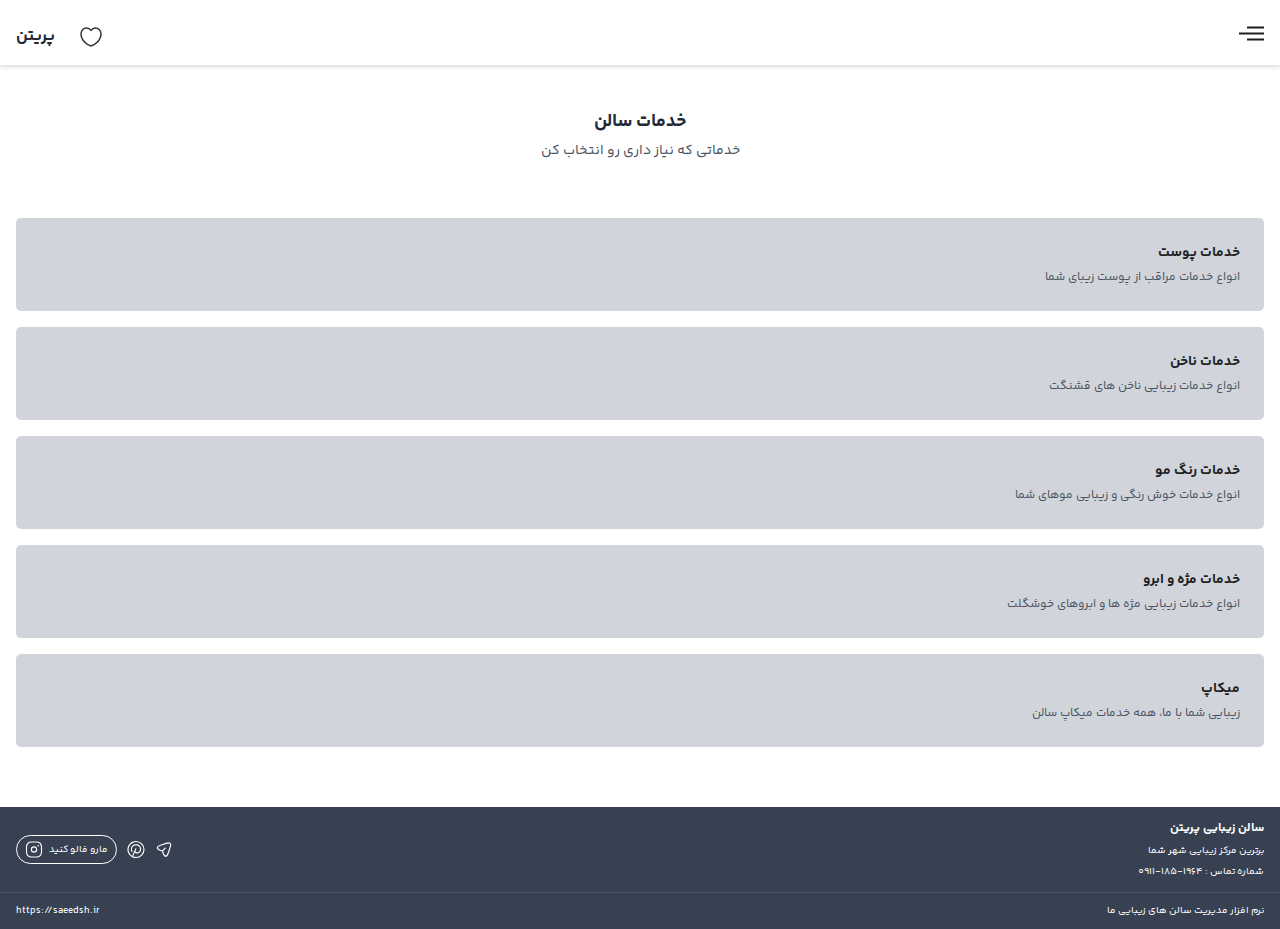
<file: index.html>
<!DOCTYPE html>
<html lang="fa-IR" dir="rtl">
  <head>
    <meta charset="UTF-8" />
    <meta name="viewport" content="width=device-width, initial-scale=1.0" />
    <title>سالن پریتن | نوبت دهی</title>
    <link rel="stylesheet" href="./fontiran.css" />
    <link rel="stylesheet" href="css/style.css" />
  </head>
  <body>
    <header class="navbar">
      <!-- menu -->
      <div>
        <svg
          width="25"
          height="15"
          viewBox="0 0 25 15"
          fill="none"
          xmlns="http://www.w3.org/2000/svg"
        >
          <rect x="8" y="0.5" width="17" height="2" fill="#1E1E1E" />
          <rect y="6.5" width="25" height="2" fill="#1E1E1E" />
          <rect x="8" y="12.5" width="17" height="2" fill="#1E1E1E" />
        </svg>
      </div>
      <!-- logo - favorite -->
      <div class="left-side">
        <svg
          width="24"
          height="24"
          viewBox="0 0 24 24"
          fill="none"
          xmlns="http://www.w3.org/2000/svg"
        >
          <path
            d="M12.62 20.81C12.28 20.93 11.72 20.93 11.38 20.81C8.48 19.82 2 15.69 2 8.69001C2 5.60001 4.49 3.10001 7.56 3.10001C9.38 3.10001 10.99 3.98001 12 5.34001C13.01 3.98001 14.63 3.10001 16.44 3.10001C19.51 3.10001 22 5.60001 22 8.69001C22 15.69 15.52 19.82 12.62 20.81Z"
            stroke="#323130"
            stroke-width="1.5"
            stroke-linecap="round"
            stroke-linejoin="round"
          />
        </svg>
        <h2 class="logo"><a href="/">پریتن</a></h2>
      </div>
    </header>
    <main>
      <div class="container">
        <!-- page Title and Description -->
        <div class="page-description">
          <h1>خدمات سالن</h1>
          <p>خدماتی که نیاز داری رو انتخاب کن</p>
        </div>

        <!-- Services -->
        <div class="services">
          <!-- service 1 -->
          <div class="service">
            <a href="./services.html">
              <h3>خدمات پوست</h3>
              <p>انواع خدمات مراقب از پوست زیبای شما</p>
            </a>
          </div>
          <!-- service 2 -->
          <div class="service">
            <a href="./services.html">
              <h3>خدمات ناخن</h3>
              <p>انواع خدمات زیبایی ناخن های قشنگت</p>
            </a>
          </div>
          <!-- service 3 -->
          <div class="service">
            <a href="./services.html">
              <h3>خدمات رنگ مو</h3>
              <p>انواع خدمات خوش رنگی و زیبایی موهای شما</p>
            </a>
          </div>
          <!-- service 4 -->
          <div class="service">
            <a href="./services.html">
              <h3>خدمات مژه و ابرو</h3>
              <p>انواع خدمات زیبایی مژه ها و ابروهای خوشگلت</p>
            </a>
          </div>
          <!-- service 5 -->
          <div class="service">
            <a href="./services.html">
              <h3>میکاپ</h3>
              <p>زیبایی شما با ما، همه خدمات میکاپ سالن</p>
            </a>
          </div>
        </div>
      </div>
    </main>

    <footer>
      <!-- top part -->
      <div class="footer-header">
        <!-- salon info -->
        <div class="salon-info">
          <h2>سالن زیبایی پریتن</h2>
          <p>برترین مرکز زیبایی شهر شما</p>
          <p>شماره تماس : 1964-185-0911</p>
        </div>
        <!-- salon social -->
        <div class="salon-social">
          <svg
            width="18"
            height="19"
            viewBox="0 0 18 19"
            fill="none"
            xmlns="http://www.w3.org/2000/svg"
          >
            <path
              d="M5.54999 5.23999L11.9175 3.11749C14.775 2.16499 16.3275 3.72499 15.3825 6.58249L13.26 12.95C11.835 17.2325 9.49499 17.2325 8.06999 12.95L7.43999 11.06L5.54999 10.43C1.26749 9.00499 1.26749 6.67249 5.54999 5.23999Z"
              stroke="white"
              stroke-width="1.14706"
              stroke-linecap="round"
              stroke-linejoin="round"
            />
            <path
              d="M7.58249 10.7375L10.2675 8.04498"
              stroke="white"
              stroke-width="1.14706"
              stroke-linecap="round"
              stroke-linejoin="round"
            />
          </svg>

          <svg
            width="18"
            height="19"
            viewBox="0 0 18 19"
            fill="none"
            xmlns="http://www.w3.org/2000/svg"
          >
            <path
              d="M5.57143 16.3571L9 8.35714M5.30171 11.7857C4.73842 11.1578 4.42741 10.3436 4.42857 9.5V8.92857C4.42857 7.86771 4.85 6.85029 5.60014 6.10014C6.35029 5.35 7.36771 4.92857 8.42857 4.92857H9.57143C10.6323 4.92857 11.6497 5.35 12.3999 6.10014C13.15 6.85029 13.5714 7.86771 13.5714 8.92857V9.5C13.5714 10.4093 13.2102 11.2814 12.5672 11.9244C11.9242 12.5673 11.0522 12.9286 10.1429 12.9286C9.64373 12.9285 9.15727 12.7714 8.75237 12.4795C8.34748 12.1877 8.04468 11.7758 7.88686 11.3023L7.85714 11.2143M9 17.5C7.94943 17.5 6.90914 17.2931 5.93853 16.891C4.96793 16.489 4.08601 15.8997 3.34315 15.1569C2.60028 14.414 2.011 13.5321 1.60896 12.5615C1.20693 11.5909 1 10.5506 1 9.5C1 8.44943 1.20693 7.40914 1.60896 6.43853C2.011 5.46793 2.60028 4.58601 3.34315 3.84315C4.08601 3.10028 4.96793 2.511 5.93853 2.10896C6.90914 1.70693 7.94943 1.5 9 1.5C11.1217 1.5 13.1566 2.34285 14.6569 3.84315C16.1571 5.34344 17 7.37827 17 9.5C17 11.6217 16.1571 13.6566 14.6569 15.1569C13.1566 16.6571 11.1217 17.5 9 17.5Z"
              stroke="white"
              stroke-width="1.14706"
            />
          </svg>

          <div class="insta-logo">
            <p>مارو فالو کنید</p>
            <svg
              width="18"
              height="19"
              viewBox="0 0 18 19"
              fill="none"
              xmlns="http://www.w3.org/2000/svg"
            >
              <path
                d="M6.75 17H11.25C15 17 16.5 15.5 16.5 11.75V7.25C16.5 3.5 15 2 11.25 2H6.75C3 2 1.5 3.5 1.5 7.25V11.75C1.5 15.5 3 17 6.75 17Z"
                stroke="white"
                stroke-width="1.14706"
                stroke-linecap="round"
                stroke-linejoin="round"
              />
              <path
                d="M9 12.125C10.4497 12.125 11.625 10.9497 11.625 9.5C11.625 8.05025 10.4497 6.875 9 6.875C7.55025 6.875 6.375 8.05025 6.375 9.5C6.375 10.9497 7.55025 12.125 9 12.125Z"
                stroke="white"
                stroke-width="1.14706"
                stroke-linecap="round"
                stroke-linejoin="round"
              />
              <path
                d="M13.2271 5.75H13.2358"
                stroke="white"
                stroke-width="1.52941"
                stroke-linecap="round"
                stroke-linejoin="round"
              />
            </svg>
          </div>
        </div>
      </div>
      <!-- below part -->
      <div class="product-info">
        <div class="content">
          <p>نرم افزار مدیریت سالن های زیبایی ما</p>
          <a href="#">https://saeedsh.ir</a>
        </div>
      </div>
    </footer>
  </body>
</html>
</file>
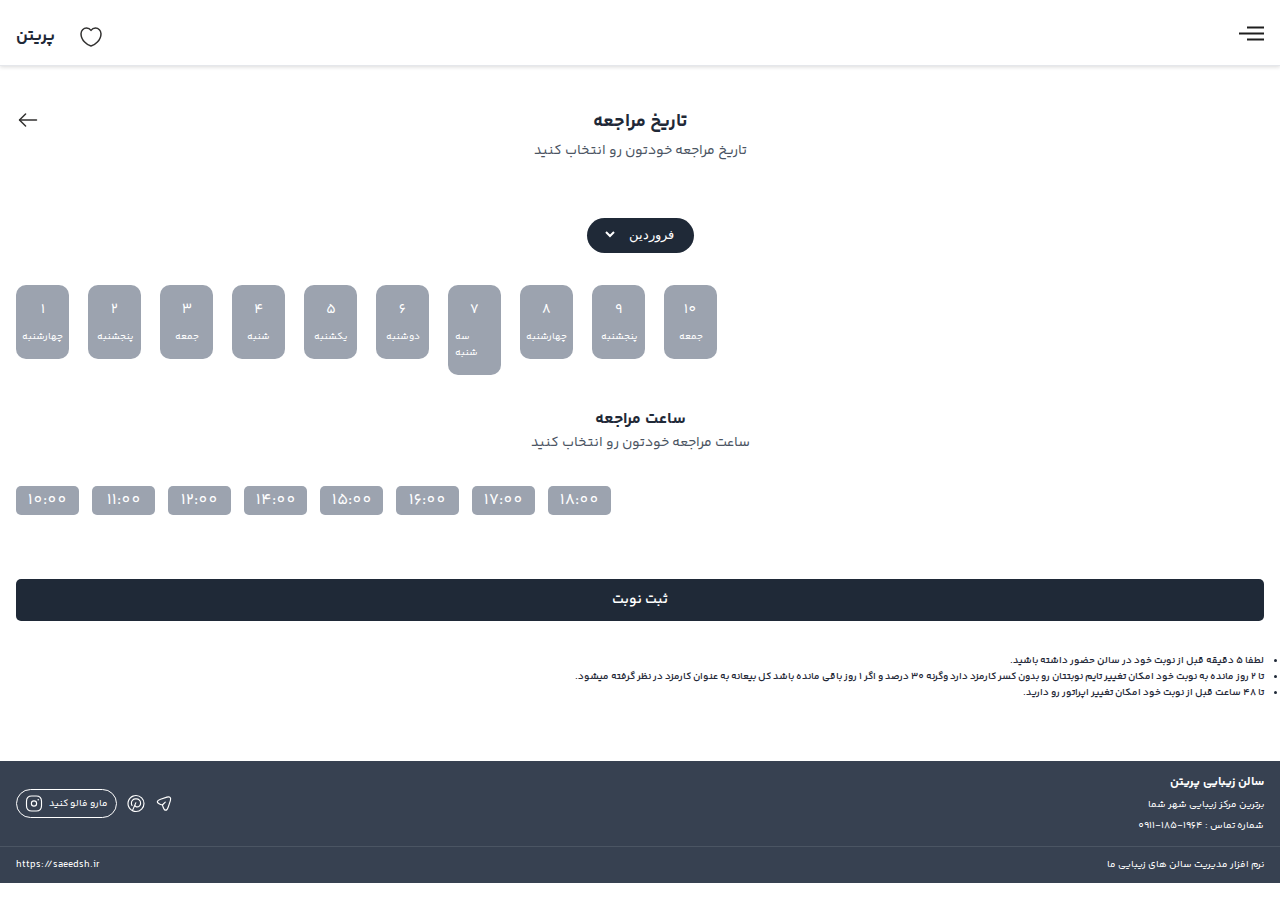
<file: appointment.html>
<!DOCTYPE html>
<html lang="fa-IR" dir="rtl">
  <head>
    <meta charset="UTF-8" />
    <meta name="viewport" content="width=device-width, initial-scale=1.0" />
    <title>سالن پریتن | نوبت دهی</title>
    <link rel="stylesheet" href="./fontiran.css" />
    <link rel="stylesheet" href="css/style.css" />
    <link rel="stylesheet" href="css/swiper-bundle.min.css" />
  </head>
  <body>
    <header class="navbar">
      <!-- menu -->
      <div>
        <svg
          width="25"
          height="15"
          viewBox="0 0 25 15"
          fill="none"
          xmlns="http://www.w3.org/2000/svg"
        >
          <rect x="8" y="0.5" width="17" height="2" fill="#1E1E1E" />
          <rect y="6.5" width="25" height="2" fill="#1E1E1E" />
          <rect x="8" y="12.5" width="17" height="2" fill="#1E1E1E" />
        </svg>
      </div>
      <!-- logo - favorite -->
      <div class="left-side">
        <svg
          width="24"
          height="24"
          viewBox="0 0 24 24"
          fill="none"
          xmlns="http://www.w3.org/2000/svg"
        >
          <path
            d="M12.62 20.81C12.28 20.93 11.72 20.93 11.38 20.81C8.48 19.82 2 15.69 2 8.69001C2 5.60001 4.49 3.10001 7.56 3.10001C9.38 3.10001 10.99 3.98001 12 5.34001C13.01 3.98001 14.63 3.10001 16.44 3.10001C19.51 3.10001 22 5.60001 22 8.69001C22 15.69 15.52 19.82 12.62 20.81Z"
            stroke="#323130"
            stroke-width="1.5"
            stroke-linecap="round"
            stroke-linejoin="round"
          />
        </svg>
        <h2 class="logo"><a href="/">پریتن</a></h2>
      </div>
    </header>
    <main>
      <div class="container">
        <!-- page Title and Description -->
        <div class="page-description">
          <div class="title-back">
            <h1>تاریخ مراجعه</h1>
            <a href="./operators.html">
              <svg
                width="24"
                height="24"
                viewBox="0 0 24 24"
                fill="none"
                xmlns="http://www.w3.org/2000/svg"
              >
                <path
                  d="M9.57 5.92999L3.5 12L9.57 18.07"
                  stroke="#323130"
                  stroke-width="1.5"
                  stroke-miterlimit="10"
                  stroke-linecap="round"
                  stroke-linejoin="round"
                />
                <path
                  d="M20.5 12H3.67001"
                  stroke="#323130"
                  stroke-width="1.5"
                  stroke-miterlimit="10"
                  stroke-linecap="round"
                  stroke-linejoin="round"
                /></svg
            ></a>
          </div>
          <p>تاریخ مراجعه خودتون رو انتخاب کنید</p>
        </div>

        <!-- Appointment Form -->
        <div class="appointment-date">
          <div class="select-month">
            <div class="select-box-container">
              <select name="month" id="month">
                <option value="1">فروردین</option>
                <option value="2">اردیبهشت</option>
                <option value="3">خرداد</option>
                <option value="4">تیر</option>
                <option value="5">مرداد</option>
                <option value="6">شهریور</option>
                <option value="7">مهر</option>
                <option value="8">آبان</option>
                <option value="9">آذر</option>
                <option value="10">دی</option>
                <option value="11">بهمن</option>
                <option value="12">اسفند</option>
              </select>
            </div>
          </div>

          <!-- pick a day -->
          <div dir="ltr" class="days-wrapper swiper mySwiper">
            <div class="days-swiper swiper-wrapper">
              <div class="day swiper-slide">
                <p>1</p>
                <p>چهارشنبه</p>
              </div>
              <div class="day swiper-slide">
                <p>2</p>
                <p>پنجشنبه</p>
              </div>
              <div class="day swiper-slide">
                <p>3</p>
                <p>جمعه</p>
              </div>
              <div class="day swiper-slide">
                <p>4</p>
                <p>شنبه</p>
              </div>
              <div class="day swiper-slide">
                <p>5</p>
                <p>یکشنبه</p>
              </div>
              <div class="day swiper-slide">
                <p>6</p>
                <p>دوشنبه</p>
              </div>
              <div class="day swiper-slide">
                <p>7</p>
                <p>سه شنبه</p>
              </div>
              <div class="day swiper-slide">
                <p>8</p>
                <p>چهارشنبه</p>
              </div>
              <div class="day swiper-slide">
                <p>9</p>
                <p>پنجشنبه</p>
              </div>
              <div class="day swiper-slide">
                <p>10</p>
                <p>جمعه</p>
              </div>
            </div>
          </divclass=>
        </div>

        <!-- pick an hour -->
        <div class="pick-hour">
            <h2>ساعت مراجعه</h2>
            <p>ساعت مراجعه خودتون رو انتخاب کنید</p>
            <!-- hours container -->
            <div dir="ltr" class="hours-container swiper mySwiper2">
                <div  class="hours-swiper swiper-wrapper">
                    <div class="hour swiper-slide">
                        <label for="h1">10:00</label>
                        <input type="checkbox" name="h1" id="h1">
                    </div>
                    <div class="hour swiper-slide">
                        <label for="h1">11:00</label>
                        <input type="checkbox" name="h1" id="h1">
                    </div>
                    <div class="hour swiper-slide">
                        <label for="h1">12:00</label>
                        <input type="checkbox" name="h1" id="h1">
                    </div>
                    <div class="hour swiper-slide">
                        <label for="h1">14:00</label>
                        <input type="checkbox" name="h1" id="h1">
                    </div>
                    <div class="hour swiper-slide">
                        <label for="h1">15:00</label>
                        <input type="checkbox" name="h1" id="h1">
                    </div>
                    <div class="hour swiper-slide">
                        <label for="h1">16:00</label>
                        <input type="checkbox" name="h1" id="h1">
                    </div>
                    <div class="hour swiper-slide">
                        <label for="h1">17:00</label>
                        <input type="checkbox" name="h1" id="h1">
                    </div>
                    <div class="hour swiper-slide">
                        <label for="h1">18:00</label>
                        <input type="checkbox" name="h1" id="h1">
                    </div>
                </div>
            </div>
        </div>

        <!-- button -->
        <div class="submit-form">
            <a href="#" class="btn">ثبت نوبت</a>
        </div>
        <div class="notes">
            <ul>
                <li>لطفا 5 دقیقه قبل از نوبت خود در سالن حضور داشته باشید.</li>
                <li>تا 2 روز مانده به نوبت خود امکان تغییر تایم نوبتتان رو بدون کسر کارمزد دارد وگرنه 30 درصد و اگر 1 روز باقی مانده باشد کل بیعانه به عنوان کارمزد در نظر گرفته میشود.</li>
                <li>تا 48 ساعت قبل از نوبت خود امکان تغییر اپراتور رو دارید.</li>
            </ul>
        </div>
      </div>
    </main>

    <footer>
      <!-- top part -->
      <div class="footer-header">
        <!-- salon info -->
        <div class="salon-info">
          <h2>سالن زیبایی پریتن</h2>
          <p>برترین مرکز زیبایی شهر شما</p>
          <p>شماره تماس : 1964-185-0911</p>
        </div>
        <!-- salon social -->
        <div class="salon-social">
          <svg
            width="18"
            height="19"
            viewBox="0 0 18 19"
            fill="none"
            xmlns="http://www.w3.org/2000/svg"
          >
            <path
              d="M5.54999 5.23999L11.9175 3.11749C14.775 2.16499 16.3275 3.72499 15.3825 6.58249L13.26 12.95C11.835 17.2325 9.49499 17.2325 8.06999 12.95L7.43999 11.06L5.54999 10.43C1.26749 9.00499 1.26749 6.67249 5.54999 5.23999Z"
              stroke="white"
              stroke-width="1.14706"
              stroke-linecap="round"
              stroke-linejoin="round"
            />
            <path
              d="M7.58249 10.7375L10.2675 8.04498"
              stroke="white"
              stroke-width="1.14706"
              stroke-linecap="round"
              stroke-linejoin="round"
            />
          </svg>

          <svg
            width="18"
            height="19"
            viewBox="0 0 18 19"
            fill="none"
            xmlns="http://www.w3.org/2000/svg"
          >
            <path
              d="M5.57143 16.3571L9 8.35714M5.30171 11.7857C4.73842 11.1578 4.42741 10.3436 4.42857 9.5V8.92857C4.42857 7.86771 4.85 6.85029 5.60014 6.10014C6.35029 5.35 7.36771 4.92857 8.42857 4.92857H9.57143C10.6323 4.92857 11.6497 5.35 12.3999 6.10014C13.15 6.85029 13.5714 7.86771 13.5714 8.92857V9.5C13.5714 10.4093 13.2102 11.2814 12.5672 11.9244C11.9242 12.5673 11.0522 12.9286 10.1429 12.9286C9.64373 12.9285 9.15727 12.7714 8.75237 12.4795C8.34748 12.1877 8.04468 11.7758 7.88686 11.3023L7.85714 11.2143M9 17.5C7.94943 17.5 6.90914 17.2931 5.93853 16.891C4.96793 16.489 4.08601 15.8997 3.34315 15.1569C2.60028 14.414 2.011 13.5321 1.60896 12.5615C1.20693 11.5909 1 10.5506 1 9.5C1 8.44943 1.20693 7.40914 1.60896 6.43853C2.011 5.46793 2.60028 4.58601 3.34315 3.84315C4.08601 3.10028 4.96793 2.511 5.93853 2.10896C6.90914 1.70693 7.94943 1.5 9 1.5C11.1217 1.5 13.1566 2.34285 14.6569 3.84315C16.1571 5.34344 17 7.37827 17 9.5C17 11.6217 16.1571 13.6566 14.6569 15.1569C13.1566 16.6571 11.1217 17.5 9 17.5Z"
              stroke="white"
              stroke-width="1.14706"
            />
          </svg>

          <div class="insta-logo">
            <p>مارو فالو کنید</p>
            <svg
              width="18"
              height="19"
              viewBox="0 0 18 19"
              fill="none"
              xmlns="http://www.w3.org/2000/svg"
            >
              <path
                d="M6.75 17H11.25C15 17 16.5 15.5 16.5 11.75V7.25C16.5 3.5 15 2 11.25 2H6.75C3 2 1.5 3.5 1.5 7.25V11.75C1.5 15.5 3 17 6.75 17Z"
                stroke="white"
                stroke-width="1.14706"
                stroke-linecap="round"
                stroke-linejoin="round"
              />
              <path
                d="M9 12.125C10.4497 12.125 11.625 10.9497 11.625 9.5C11.625 8.05025 10.4497 6.875 9 6.875C7.55025 6.875 6.375 8.05025 6.375 9.5C6.375 10.9497 7.55025 12.125 9 12.125Z"
                stroke="white"
                stroke-width="1.14706"
                stroke-linecap="round"
                stroke-linejoin="round"
              />
              <path
                d="M13.2271 5.75H13.2358"
                stroke="white"
                stroke-width="1.52941"
                stroke-linecap="round"
                stroke-linejoin="round"
              />
            </svg>
          </div>
        </div>
      </div>
      <!-- below part -->
      <div class="product-info">
        <div class="content">
          <p>نرم افزار مدیریت سالن های زیبایی ما</p>
          <a href="#">https://saeedsh.ir</a>
        </div>
      </div>
    </footer>
    <script src="js/swiper-bundle.min.js"></script>
    <script>
      var swiper = new Swiper(".mySwiper", {
        slidesPerView: 3,
        spaceBetween: 19,
      });

      var swiper = new Swiper(".mySwiper2", {
        slidesPerView: 3,
        spaceBetween: 13,
       
      });
    </script>
  </body>
</html>
</file>
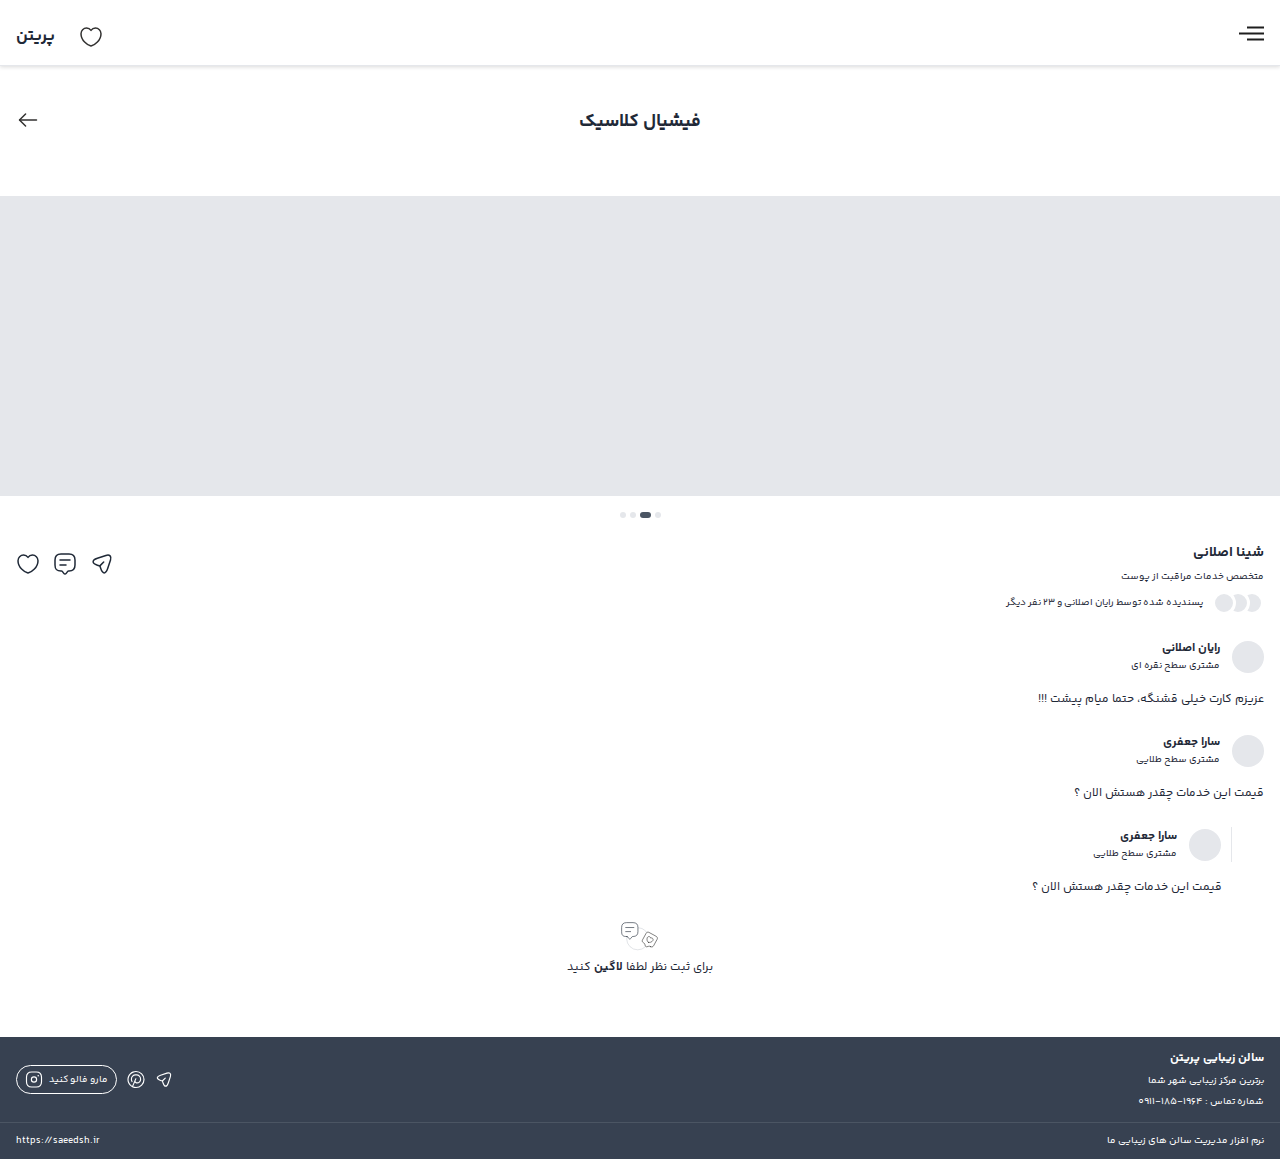
<file: operator-profile.html>
<!DOCTYPE html>
<html lang="fa-IR" dir="rtl">
  <head>
    <meta charset="UTF-8" />
    <meta name="viewport" content="width=device-width, initial-scale=1.0" />
    <title>سالن پریتن | نوبت دهی</title>
    <link rel="stylesheet" href="./fontiran.css" />
    <link rel="stylesheet" href="css/style.css" />
  </head>
  <body>
    <header class="navbar">
      <!-- menu -->
      <div>
        <svg
          width="25"
          height="15"
          viewBox="0 0 25 15"
          fill="none"
          xmlns="http://www.w3.org/2000/svg"
        >
          <rect x="8" y="0.5" width="17" height="2" fill="#1E1E1E" />
          <rect y="6.5" width="25" height="2" fill="#1E1E1E" />
          <rect x="8" y="12.5" width="17" height="2" fill="#1E1E1E" />
        </svg>
      </div>
      <!-- logo - favorite -->
      <div class="left-side">
        <svg
          width="24"
          height="24"
          viewBox="0 0 24 24"
          fill="none"
          xmlns="http://www.w3.org/2000/svg"
        >
          <path
            d="M12.62 20.81C12.28 20.93 11.72 20.93 11.38 20.81C8.48 19.82 2 15.69 2 8.69001C2 5.60001 4.49 3.10001 7.56 3.10001C9.38 3.10001 10.99 3.98001 12 5.34001C13.01 3.98001 14.63 3.10001 16.44 3.10001C19.51 3.10001 22 5.60001 22 8.69001C22 15.69 15.52 19.82 12.62 20.81Z"
            stroke="#323130"
            stroke-width="1.5"
            stroke-linecap="round"
            stroke-linejoin="round"
          />
        </svg>
        <h2 class="logo"><a href="/">پریتن</a></h2>
      </div>
    </header>
    <main>
      <div class="container">
        <!-- page Title and Description -->
        <div class="page-description">
          <div class="title-back">
            <h1>فیشیال کلاسیک</h1>
            <a href="./operator-works.html">
              <svg
                width="24"
                height="24"
                viewBox="0 0 24 24"
                fill="none"
                xmlns="http://www.w3.org/2000/svg"
              >
                <path
                  d="M9.57 5.92999L3.5 12L9.57 18.07"
                  stroke="#323130"
                  stroke-width="1.5"
                  stroke-miterlimit="10"
                  stroke-linecap="round"
                  stroke-linejoin="round"
                />
                <path
                  d="M20.5 12H3.67001"
                  stroke="#323130"
                  stroke-width="1.5"
                  stroke-miterlimit="10"
                  stroke-linecap="round"
                  stroke-linejoin="round"
                /></svg
            ></a>
          </div>
        </div>
      </div>

      <!-- Image slider -->
      <div class="slider-container">
        <div class="slider"></div>
        <div class="slider-location">
          <div class="dot"></div>
          <div class="dot active"></div>
          <div class="dot"></div>
          <div class="dot"></div>
        </div>
      </div>
      <div class="container">
        <!-- operator introduction and interactions -->
        <div class="operator-intro-interaction">
          <!-- operator -->
          <div class="operator-introduction">
            <h2>شینا اصلانی</h2>
            <p>متخصص خدمات مراقبت از پوست</p>
          </div>
          <!-- interactions -->
          <div class="interactions">
            <svg
              width="24"
              height="24"
              viewBox="0 0 24 24"
              fill="none"
              xmlns="http://www.w3.org/2000/svg"
            >
              <path
                d="M7.39993 6.32L15.8899 3.49C19.6999 2.22 21.7699 4.3 20.5099 8.11L17.6799 16.6C15.7799 22.31 12.6599 22.31 10.7599 16.6L9.91993 14.08L7.39993 13.24C1.68993 11.34 1.68993 8.23 7.39993 6.32Z"
                stroke="#1F2937"
                stroke-width="1.5"
                stroke-linecap="round"
                stroke-linejoin="round"
              />
              <path
                d="M10.1101 13.65L13.6901 10.06"
                stroke="#1F2937"
                stroke-width="1.5"
                stroke-linecap="round"
                stroke-linejoin="round"
              />
            </svg>

            <svg
              width="24"
              height="24"
              viewBox="0 0 24 24"
              fill="none"
              xmlns="http://www.w3.org/2000/svg"
            >
              <path
                d="M8.5 19H8C4 19 2 18 2 13V8C2 4 4 2 8 2H16C20 2 22 4 22 8V13C22 17 20 19 16 19H15.5C15.19 19 14.89 19.15 14.7 19.4L13.2 21.4C12.54 22.28 11.46 22.28 10.8 21.4L9.3 19.4C9.14 19.18 8.77 19 8.5 19Z"
                stroke="#1F2937"
                stroke-width="1.5"
                stroke-miterlimit="10"
                stroke-linecap="round"
                stroke-linejoin="round"
              />
              <path
                d="M7 8H17"
                stroke="#1F2937"
                stroke-width="1.5"
                stroke-linecap="round"
                stroke-linejoin="round"
              />
              <path
                d="M7 13H13"
                stroke="#1F2937"
                stroke-width="1.5"
                stroke-linecap="round"
                stroke-linejoin="round"
              />
            </svg>

            <svg
              width="24"
              height="24"
              viewBox="0 0 24 24"
              fill="none"
              xmlns="http://www.w3.org/2000/svg"
            >
              <path
                d="M12.62 20.81C12.28 20.93 11.72 20.93 11.38 20.81C8.48 19.82 2 15.69 2 8.69001C2 5.60001 4.49 3.10001 7.56 3.10001C9.38 3.10001 10.99 3.98001 12 5.34001C13.01 3.98001 14.63 3.10001 16.44 3.10001C19.51 3.10001 22 5.60001 22 8.69001C22 15.69 15.52 19.82 12.62 20.81Z"
                stroke="#1F2937"
                stroke-width="1.5"
                stroke-linecap="round"
                stroke-linejoin="round"
              />
            </svg>
          </div>
        </div>

        <!-- post report -->
        <div class="post-report">
          <!-- images -->
          <div class="user-imgs">
            <div class="user-img"></div>
            <div class="user-img middle"></div>
            <div class="user-img last"></div>
          </div>
          <p>پسندیده شده توسط رایان اصلانی و 23 نفر دیگر</p>
        </div>

        <!-- Comments -->
        <div class="comments">
          <!-- comment  1-->
          <div class="comment">
            <!-- comment header -->
            <div class="comment-header">
              <!-- image -->
              <div class="user-comment-image"></div>
              <!-- user-info -->
              <div class="user-comment-info">
                <h3>رایان اصلانی</h3>
                <p>مشتری سطح نقره ای</p>
              </div>
            </div>
            <!-- comment text -->
            <div class="comment-text">
              <p>عزیزم کارت خیلی قشنگه، حتما میام پیشت !!!</p>
            </div>
          </div>
          <!-- comment  2-->
          <div class="comment">
            <!-- comment header -->
            <div class="comment-header">
              <!-- image -->
              <div class="user-comment-image"></div>
              <!-- user-info -->
              <div class="user-comment-info">
                <h3>سارا جعفری</h3>
                <p>مشتری سطح طلایی</p>
              </div>
            </div>
            <!-- comment text -->
            <div class="comment-text">
              <p>قیمت این خدمات چقدر هستش الان ؟</p>
            </div>
          </div>
          <!-- comment  3-->
          <div class="comment reply">
            <!-- comment header -->
            <div class="comment-header">
              <!-- image -->
              <div class="user-comment-image"></div>
              <!-- user-info -->
              <div class="user-comment-info">
                <h3>سارا جعفری</h3>
                <p>مشتری سطح طلایی</p>
              </div>
            </div>
            <!-- comment text -->
            <div class="comment-text">
              <p>قیمت این خدمات چقدر هستش الان ؟</p>
            </div>
          </div>
        </div>

        <!-- Add Comment -->
        <div class="add-comment">
          <div class="not-logged-in">
            <svg
              width="41"
              height="31"
              viewBox="0 0 41 31"
              fill="none"
              xmlns="http://www.w3.org/2000/svg"
            >
              <circle
                cx="17.7477"
                cy="17.7477"
                r="11.0702"
                stroke="#9CA3AF"
                stroke-width="0.299196"
              />
              <path
                d="M6.936 15.5038H6.52801C3.26406 15.5038 1.63208 14.6878 1.63208 10.6079V6.52795C1.63208 3.26399 3.26406 1.63202 6.52801 1.63202H13.0559C16.3199 1.63202 17.9518 3.26399 17.9518 6.52795V10.6079C17.9518 13.8718 16.3199 15.5038 13.0559 15.5038H12.6479C12.395 15.5038 12.1502 15.6262 11.9951 15.8302L10.7711 17.4622C10.2326 18.1803 9.35132 18.1803 8.81277 17.4622L7.58879 15.8302C7.45823 15.6507 7.15632 15.5038 6.936 15.5038Z"
                fill="white"
                stroke="#1F2937"
                stroke-width="0.606162"
                stroke-miterlimit="10"
                stroke-linecap="round"
                stroke-linejoin="round"
              />
              <path
                d="M5.71191 6.52789H13.8718"
                stroke="#1F2937"
                stroke-width="0.606162"
                stroke-linecap="round"
                stroke-linejoin="round"
              />
              <path
                d="M5.71191 10.6078H10.6078"
                stroke="#1F2937"
                stroke-width="0.606162"
                stroke-linecap="round"
                stroke-linejoin="round"
              />
              <path
                d="M30.6749 25.7175L30.2104 25.4629C29.7215 25.1949 29.1531 25.1297 28.6232 25.2843L27.0119 25.7443C26.2772 25.9535 25.501 25.528 25.2822 24.7961L24.8034 23.1903C24.6487 22.6604 24.282 22.2129 23.7992 21.9482L23.3408 21.6969C22.3262 21.1408 21.9529 19.8789 22.5023 18.8766L26.1577 12.2087C26.7072 11.2063 27.9718 10.8425 28.9864 11.3986L36.3205 15.4192C37.335 15.9754 37.7084 17.2372 37.1589 18.2396L33.5035 24.9075C32.9574 25.9037 31.6894 26.2737 30.6749 25.7175Z"
                fill="white"
                stroke="#323130"
                stroke-width="0.611991"
                stroke-miterlimit="10"
                stroke-linecap="round"
                stroke-linejoin="round"
              />
              <path
                d="M28.4859 21.4175C28.3774 21.3978 28.2246 21.314 28.1436 21.2299C27.4999 20.5193 26.3351 18.4103 27.3905 16.485C27.8562 15.6355 28.916 15.3262 29.7594 15.7886C30.2605 16.0634 30.5699 16.5429 30.6467 17.0699C31.1322 16.8512 31.7029 16.8541 32.2041 17.1288C33.0475 17.5912 33.3568 18.651 32.8911 19.5005C31.8295 21.4223 29.4312 21.578 28.4859 21.4175Z"
                fill="white"
                stroke="#323130"
                stroke-width="0.611991"
                stroke-linecap="round"
                stroke-linejoin="round"
              />
            </svg>

            <p>برای ثبت نظر لطفا <a href="#">لاگین</a> کنید</p>
          </div>
        </div>
      </div>
    </main>

    <footer>
      <!-- top part -->
      <div class="footer-header">
        <!-- salon info -->
        <div class="salon-info">
          <h2>سالن زیبایی پریتن</h2>
          <p>برترین مرکز زیبایی شهر شما</p>
          <p>شماره تماس : 1964-185-0911</p>
        </div>
        <!-- salon social -->
        <div class="salon-social">
          <svg
            width="18"
            height="19"
            viewBox="0 0 18 19"
            fill="none"
            xmlns="http://www.w3.org/2000/svg"
          >
            <path
              d="M5.54999 5.23999L11.9175 3.11749C14.775 2.16499 16.3275 3.72499 15.3825 6.58249L13.26 12.95C11.835 17.2325 9.49499 17.2325 8.06999 12.95L7.43999 11.06L5.54999 10.43C1.26749 9.00499 1.26749 6.67249 5.54999 5.23999Z"
              stroke="white"
              stroke-width="1.14706"
              stroke-linecap="round"
              stroke-linejoin="round"
            />
            <path
              d="M7.58249 10.7375L10.2675 8.04498"
              stroke="white"
              stroke-width="1.14706"
              stroke-linecap="round"
              stroke-linejoin="round"
            />
          </svg>

          <svg
            width="18"
            height="19"
            viewBox="0 0 18 19"
            fill="none"
            xmlns="http://www.w3.org/2000/svg"
          >
            <path
              d="M5.57143 16.3571L9 8.35714M5.30171 11.7857C4.73842 11.1578 4.42741 10.3436 4.42857 9.5V8.92857C4.42857 7.86771 4.85 6.85029 5.60014 6.10014C6.35029 5.35 7.36771 4.92857 8.42857 4.92857H9.57143C10.6323 4.92857 11.6497 5.35 12.3999 6.10014C13.15 6.85029 13.5714 7.86771 13.5714 8.92857V9.5C13.5714 10.4093 13.2102 11.2814 12.5672 11.9244C11.9242 12.5673 11.0522 12.9286 10.1429 12.9286C9.64373 12.9285 9.15727 12.7714 8.75237 12.4795C8.34748 12.1877 8.04468 11.7758 7.88686 11.3023L7.85714 11.2143M9 17.5C7.94943 17.5 6.90914 17.2931 5.93853 16.891C4.96793 16.489 4.08601 15.8997 3.34315 15.1569C2.60028 14.414 2.011 13.5321 1.60896 12.5615C1.20693 11.5909 1 10.5506 1 9.5C1 8.44943 1.20693 7.40914 1.60896 6.43853C2.011 5.46793 2.60028 4.58601 3.34315 3.84315C4.08601 3.10028 4.96793 2.511 5.93853 2.10896C6.90914 1.70693 7.94943 1.5 9 1.5C11.1217 1.5 13.1566 2.34285 14.6569 3.84315C16.1571 5.34344 17 7.37827 17 9.5C17 11.6217 16.1571 13.6566 14.6569 15.1569C13.1566 16.6571 11.1217 17.5 9 17.5Z"
              stroke="white"
              stroke-width="1.14706"
            />
          </svg>

          <div class="insta-logo">
            <p>مارو فالو کنید</p>
            <svg
              width="18"
              height="19"
              viewBox="0 0 18 19"
              fill="none"
              xmlns="http://www.w3.org/2000/svg"
            >
              <path
                d="M6.75 17H11.25C15 17 16.5 15.5 16.5 11.75V7.25C16.5 3.5 15 2 11.25 2H6.75C3 2 1.5 3.5 1.5 7.25V11.75C1.5 15.5 3 17 6.75 17Z"
                stroke="white"
                stroke-width="1.14706"
                stroke-linecap="round"
                stroke-linejoin="round"
              />
              <path
                d="M9 12.125C10.4497 12.125 11.625 10.9497 11.625 9.5C11.625 8.05025 10.4497 6.875 9 6.875C7.55025 6.875 6.375 8.05025 6.375 9.5C6.375 10.9497 7.55025 12.125 9 12.125Z"
                stroke="white"
                stroke-width="1.14706"
                stroke-linecap="round"
                stroke-linejoin="round"
              />
              <path
                d="M13.2271 5.75H13.2358"
                stroke="white"
                stroke-width="1.52941"
                stroke-linecap="round"
                stroke-linejoin="round"
              />
            </svg>
          </div>
        </div>
      </div>
      <!-- below part -->
      <div class="product-info">
        <div class="content">
          <p>نرم افزار مدیریت سالن های زیبایی ما</p>
          <a href="#">https://saeedsh.ir</a>
        </div>
      </div>
    </footer>
  </body>
</html>
</file>
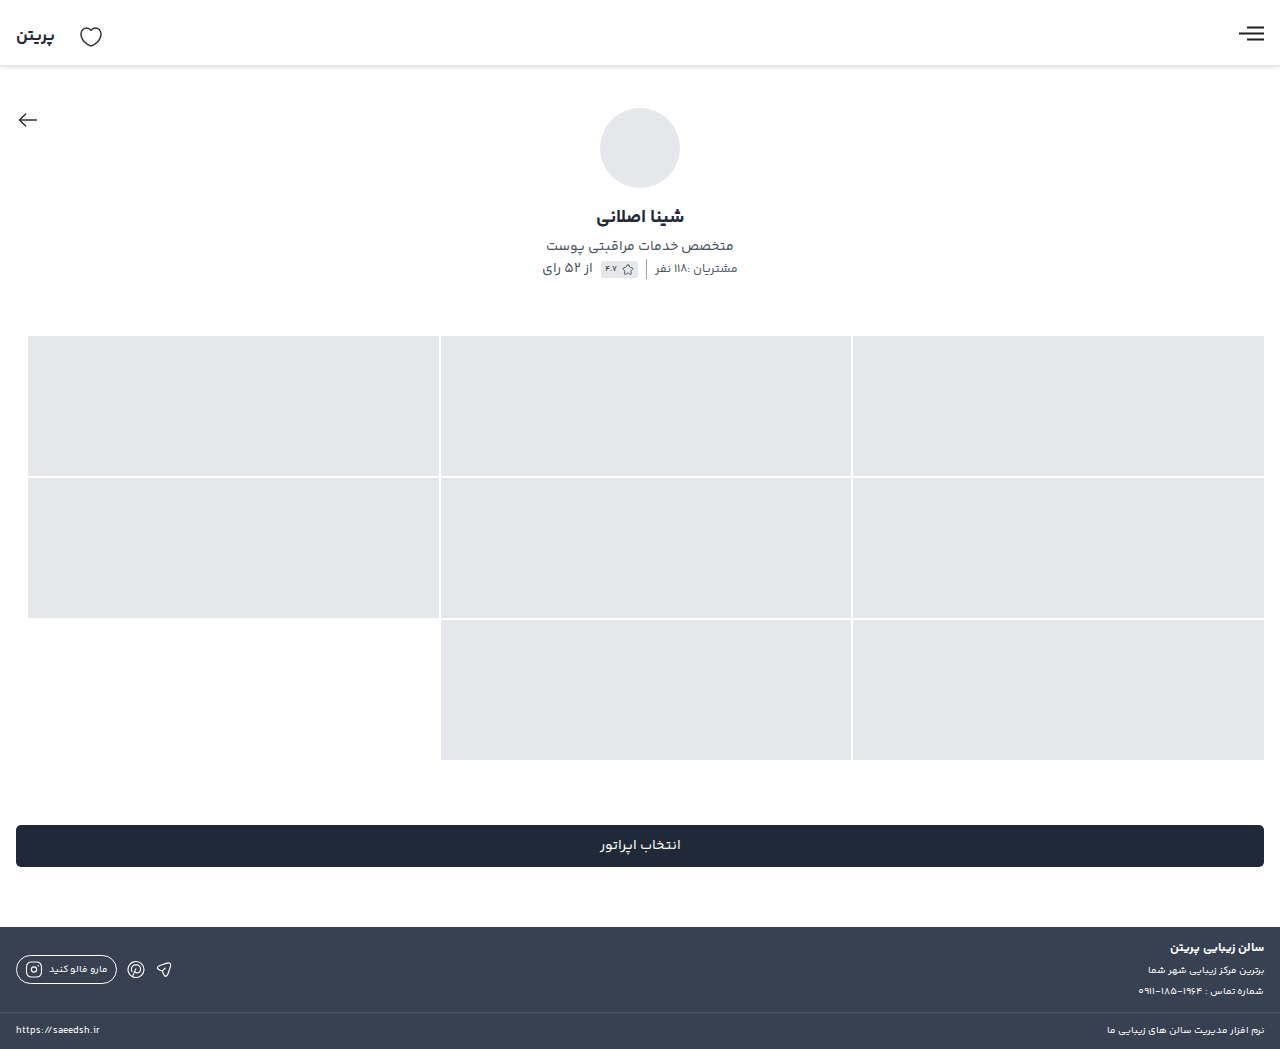
<file: operator-works.html>
<!DOCTYPE html>
<html lang="fa-IR" dir="rtl">
  <head>
    <meta charset="UTF-8" />
    <meta name="viewport" content="width=device-width, initial-scale=1.0" />
    <title>سالن پریتن | نوبت دهی</title>
    <link rel="stylesheet" href="./fontiran.css" />
    <link rel="stylesheet" href="css/style.css" />
  </head>
  <body>
    <header class="navbar">
      <!-- menu -->
      <div>
        <svg
          width="25"
          height="15"
          viewBox="0 0 25 15"
          fill="none"
          xmlns="http://www.w3.org/2000/svg"
        >
          <rect x="8" y="0.5" width="17" height="2" fill="#1E1E1E" />
          <rect y="6.5" width="25" height="2" fill="#1E1E1E" />
          <rect x="8" y="12.5" width="17" height="2" fill="#1E1E1E" />
        </svg>
      </div>
      <!-- logo - favorite -->
      <div class="left-side">
        <svg
          width="24"
          height="24"
          viewBox="0 0 24 24"
          fill="none"
          xmlns="http://www.w3.org/2000/svg"
        >
          <path
            d="M12.62 20.81C12.28 20.93 11.72 20.93 11.38 20.81C8.48 19.82 2 15.69 2 8.69001C2 5.60001 4.49 3.10001 7.56 3.10001C9.38 3.10001 10.99 3.98001 12 5.34001C13.01 3.98001 14.63 3.10001 16.44 3.10001C19.51 3.10001 22 5.60001 22 8.69001C22 15.69 15.52 19.82 12.62 20.81Z"
            stroke="#323130"
            stroke-width="1.5"
            stroke-linecap="round"
            stroke-linejoin="round"
          />
        </svg>
        <h2 class="logo"><a href="/">پریتن</a></h2>
      </div>
    </header>
    <main>
      <div class="container">
        <!-- page Title and Description -->
        <div class="page-description">
          <div class="title-back">
            <div>
              <div class="operator-profile-img"></div>
              <h1>شینا اصلانی</h1>
              <p>متخصص خدمات مراقبتی پوست</p>
              <div class="operator-footer">
                <p class="numbers">مشتریان :118 نفر</p>
                <div class="seperator"></div>
                <div class="points">
                  <svg
                    width="13"
                    height="13"
                    viewBox="0 0 13 13"
                    fill="none"
                    xmlns="http://www.w3.org/2000/svg"
                  >
                    <path
                      d="M7.73519 2.22721L8.60944 3.97571C8.72866 4.21911 9.04657 4.45257 9.3148 4.49728L10.8994 4.76055C11.9127 4.92944 12.1511 5.6646 11.4209 6.38983L10.189 7.62172C9.98042 7.83035 9.86617 8.2327 9.93075 8.52081L10.2834 10.0458C10.5616 11.2528 9.92081 11.7198 8.85284 11.0889L7.36761 10.2097C7.09938 10.0507 6.65729 10.0507 6.38408 10.2097L4.89885 11.0889C3.83585 11.7198 3.1901 11.2479 3.46827 10.0458L3.82095 8.52081C3.88552 8.2327 3.77127 7.83035 3.56265 7.62172L2.33075 6.38983C1.60552 5.6646 1.83898 4.92944 2.85232 4.76055L4.43689 4.49728C4.70016 4.45257 5.01807 4.21911 5.13729 3.97571L6.01153 2.22721C6.4884 1.27846 7.2633 1.27846 7.73519 2.22721Z"
                      stroke="#1F2937"
                      stroke-width="0.745098"
                      stroke-linecap="round"
                      stroke-linejoin="round"
                    />
                  </svg>
                  <span>4.7</span>
                </div>
                <p>از 52 رای</p>
              </div>
            </div>
            <a href="./operators.html">
              <svg
                width="24"
                height="24"
                viewBox="0 0 24 24"
                fill="none"
                xmlns="http://www.w3.org/2000/svg"
              >
                <path
                  d="M9.57 5.92999L3.5 12L9.57 18.07"
                  stroke="#323130"
                  stroke-width="1.5"
                  stroke-miterlimit="10"
                  stroke-linecap="round"
                  stroke-linejoin="round"
                />
                <path
                  d="M20.5 12H3.67001"
                  stroke="#323130"
                  stroke-width="1.5"
                  stroke-miterlimit="10"
                  stroke-linecap="round"
                  stroke-linejoin="round"
                /></svg
            ></a>
          </div>
        </div>

        <!-- Services -->
        <div class="works-gallery">
          <!-- item1 -->
          <a class="work-image" href="./operator-profile.html"> </a>
          <!-- item1 -->
          <a class="work-image" href="./operator-profile.html"> </a>
          <!-- item1 -->
          <a class="work-image" href="./operator-profile.html"> </a>
          <!-- item1 -->
          <a class="work-image" href="./operator-profile.html"> </a>
          <!-- item1 -->
          <a class="work-image" href="./operator-profile.html"> </a>
          <!-- item1 -->
          <a class="work-image" href="./operator-profile.html"> </a>
          <!-- item1 -->
          <a class="work-image" href="./operator-profile.html"> </a>
          <!-- item1 -->
          <a class="work-image" href="./operator-profile.html"> </a>
        </div>

        <a href="#" class="primary-btn">انتخاب اپراتور</a>
      </div>
    </main>

    <footer>
      <!-- top part -->
      <div class="footer-header">
        <!-- salon info -->
        <div class="salon-info">
          <h2>سالن زیبایی پریتن</h2>
          <p>برترین مرکز زیبایی شهر شما</p>
          <p>شماره تماس : 1964-185-0911</p>
        </div>
        <!-- salon social -->
        <div class="salon-social">
          <svg
            width="18"
            height="19"
            viewBox="0 0 18 19"
            fill="none"
            xmlns="http://www.w3.org/2000/svg"
          >
            <path
              d="M5.54999 5.23999L11.9175 3.11749C14.775 2.16499 16.3275 3.72499 15.3825 6.58249L13.26 12.95C11.835 17.2325 9.49499 17.2325 8.06999 12.95L7.43999 11.06L5.54999 10.43C1.26749 9.00499 1.26749 6.67249 5.54999 5.23999Z"
              stroke="white"
              stroke-width="1.14706"
              stroke-linecap="round"
              stroke-linejoin="round"
            />
            <path
              d="M7.58249 10.7375L10.2675 8.04498"
              stroke="white"
              stroke-width="1.14706"
              stroke-linecap="round"
              stroke-linejoin="round"
            />
          </svg>

          <svg
            width="18"
            height="19"
            viewBox="0 0 18 19"
            fill="none"
            xmlns="http://www.w3.org/2000/svg"
          >
            <path
              d="M5.57143 16.3571L9 8.35714M5.30171 11.7857C4.73842 11.1578 4.42741 10.3436 4.42857 9.5V8.92857C4.42857 7.86771 4.85 6.85029 5.60014 6.10014C6.35029 5.35 7.36771 4.92857 8.42857 4.92857H9.57143C10.6323 4.92857 11.6497 5.35 12.3999 6.10014C13.15 6.85029 13.5714 7.86771 13.5714 8.92857V9.5C13.5714 10.4093 13.2102 11.2814 12.5672 11.9244C11.9242 12.5673 11.0522 12.9286 10.1429 12.9286C9.64373 12.9285 9.15727 12.7714 8.75237 12.4795C8.34748 12.1877 8.04468 11.7758 7.88686 11.3023L7.85714 11.2143M9 17.5C7.94943 17.5 6.90914 17.2931 5.93853 16.891C4.96793 16.489 4.08601 15.8997 3.34315 15.1569C2.60028 14.414 2.011 13.5321 1.60896 12.5615C1.20693 11.5909 1 10.5506 1 9.5C1 8.44943 1.20693 7.40914 1.60896 6.43853C2.011 5.46793 2.60028 4.58601 3.34315 3.84315C4.08601 3.10028 4.96793 2.511 5.93853 2.10896C6.90914 1.70693 7.94943 1.5 9 1.5C11.1217 1.5 13.1566 2.34285 14.6569 3.84315C16.1571 5.34344 17 7.37827 17 9.5C17 11.6217 16.1571 13.6566 14.6569 15.1569C13.1566 16.6571 11.1217 17.5 9 17.5Z"
              stroke="white"
              stroke-width="1.14706"
            />
          </svg>

          <div class="insta-logo">
            <p>مارو فالو کنید</p>
            <svg
              width="18"
              height="19"
              viewBox="0 0 18 19"
              fill="none"
              xmlns="http://www.w3.org/2000/svg"
            >
              <path
                d="M6.75 17H11.25C15 17 16.5 15.5 16.5 11.75V7.25C16.5 3.5 15 2 11.25 2H6.75C3 2 1.5 3.5 1.5 7.25V11.75C1.5 15.5 3 17 6.75 17Z"
                stroke="white"
                stroke-width="1.14706"
                stroke-linecap="round"
                stroke-linejoin="round"
              />
              <path
                d="M9 12.125C10.4497 12.125 11.625 10.9497 11.625 9.5C11.625 8.05025 10.4497 6.875 9 6.875C7.55025 6.875 6.375 8.05025 6.375 9.5C6.375 10.9497 7.55025 12.125 9 12.125Z"
                stroke="white"
                stroke-width="1.14706"
                stroke-linecap="round"
                stroke-linejoin="round"
              />
              <path
                d="M13.2271 5.75H13.2358"
                stroke="white"
                stroke-width="1.52941"
                stroke-linecap="round"
                stroke-linejoin="round"
              />
            </svg>
          </div>
        </div>
      </div>
      <!-- below part -->
      <div class="product-info">
        <div class="content">
          <p>نرم افزار مدیریت سالن های زیبایی ما</p>
          <a href="#">https://saeedsh.ir</a>
        </div>
      </div>
    </footer>
  </body>
</html>
</file>
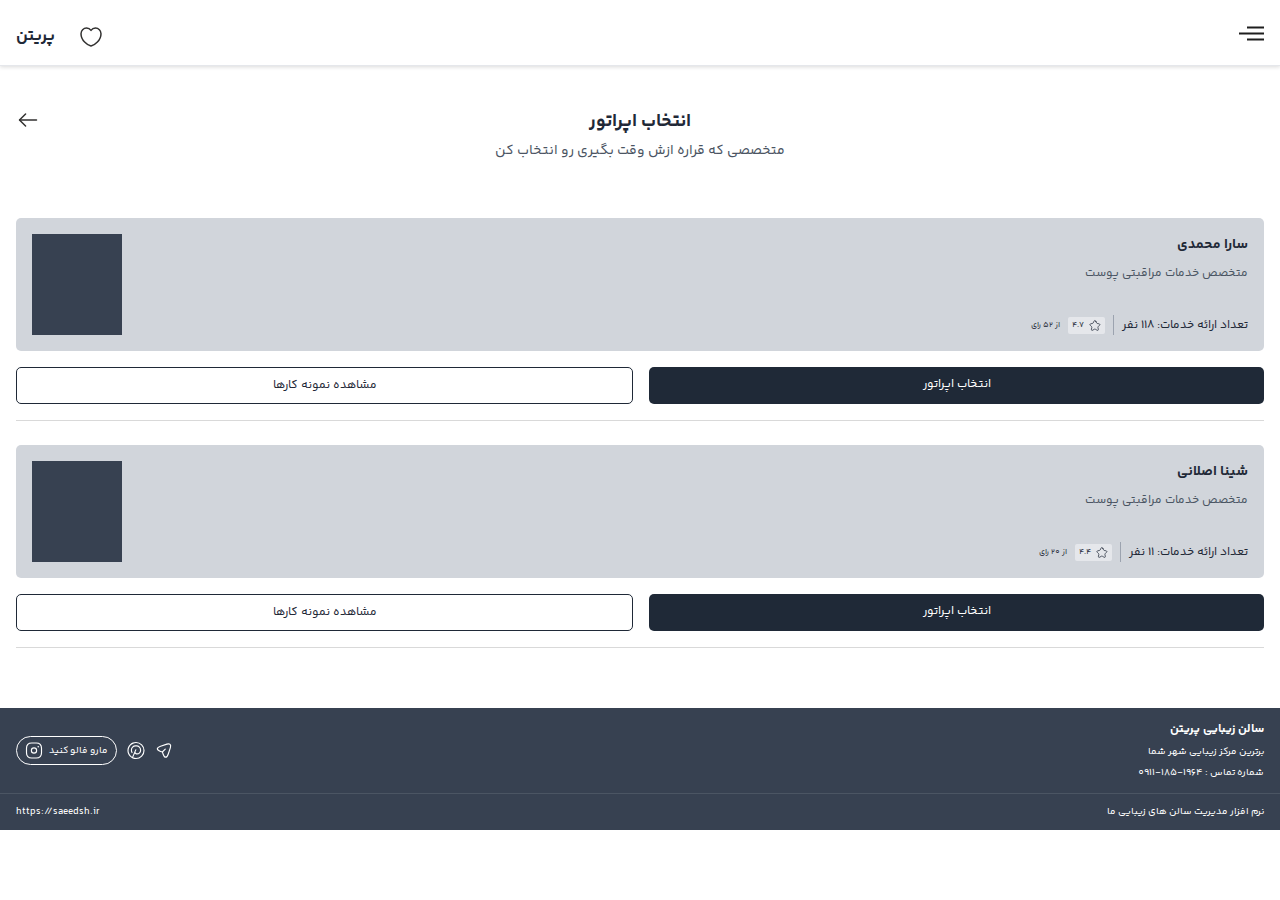
<file: operators.html>
<!DOCTYPE html>
<html lang="fa-IR" dir="rtl">
  <head>
    <meta charset="UTF-8" />
    <meta name="viewport" content="width=device-width, initial-scale=1.0" />
    <title>سالن پریتن | نوبت دهی</title>
    <link rel="stylesheet" href="./fontiran.css" />
    <link rel="stylesheet" href="css/style.css" />
  </head>
  <body>
    <header class="navbar">
      <!-- menu -->
      <div>
        <svg
          width="25"
          height="15"
          viewBox="0 0 25 15"
          fill="none"
          xmlns="http://www.w3.org/2000/svg"
        >
          <rect x="8" y="0.5" width="17" height="2" fill="#1E1E1E" />
          <rect y="6.5" width="25" height="2" fill="#1E1E1E" />
          <rect x="8" y="12.5" width="17" height="2" fill="#1E1E1E" />
        </svg>
      </div>
      <!-- logo - favorite -->
      <div class="left-side">
        <svg
          width="24"
          height="24"
          viewBox="0 0 24 24"
          fill="none"
          xmlns="http://www.w3.org/2000/svg"
        >
          <path
            d="M12.62 20.81C12.28 20.93 11.72 20.93 11.38 20.81C8.48 19.82 2 15.69 2 8.69001C2 5.60001 4.49 3.10001 7.56 3.10001C9.38 3.10001 10.99 3.98001 12 5.34001C13.01 3.98001 14.63 3.10001 16.44 3.10001C19.51 3.10001 22 5.60001 22 8.69001C22 15.69 15.52 19.82 12.62 20.81Z"
            stroke="#323130"
            stroke-width="1.5"
            stroke-linecap="round"
            stroke-linejoin="round"
          />
        </svg>
        <h2 class="logo"><a href="/">پریتن</a></h2>
      </div>
    </header>
    <main>
      <div class="container">
        <!-- page Title and Description -->
        <div class="page-description">
          <div class="title-back">
            <h1>انتخاب اپراتور</h1>
            <a href="./services.html">
              <svg
                width="24"
                height="24"
                viewBox="0 0 24 24"
                fill="none"
                xmlns="http://www.w3.org/2000/svg"
              >
                <path
                  d="M9.57 5.92999L3.5 12L9.57 18.07"
                  stroke="#323130"
                  stroke-width="1.5"
                  stroke-miterlimit="10"
                  stroke-linecap="round"
                  stroke-linejoin="round"
                />
                <path
                  d="M20.5 12H3.67001"
                  stroke="#323130"
                  stroke-width="1.5"
                  stroke-miterlimit="10"
                  stroke-linecap="round"
                  stroke-linejoin="round"
                /></svg
            ></a>
          </div>
          <p>متخصصی که قراره ازش وقت بگیری رو انتخاب کن</p>
        </div>

        <!-- Services -->
        <div class="operators">
          <!-- operator 1 -->
          <div class="operator">
            <!-- description -->
            <div class="description">
              <!-- content -->
              <div>
                <h2>سارا محمدی</h2>
                <p class="operator-role">متخصص خدمات مراقبتی پوست</p>
                <div class="operator-footer">
                  <p class="numbers">تعداد ارائه خدمات: 118 نفر</p>
                  <div class="seperator"></div>
                  <div class="points">
                    <svg
                      width="13"
                      height="13"
                      viewBox="0 0 13 13"
                      fill="none"
                      xmlns="http://www.w3.org/2000/svg"
                    >
                      <path
                        d="M7.73519 2.22721L8.60944 3.97571C8.72866 4.21911 9.04657 4.45257 9.3148 4.49728L10.8994 4.76055C11.9127 4.92944 12.1511 5.6646 11.4209 6.38983L10.189 7.62172C9.98042 7.83035 9.86617 8.2327 9.93075 8.52081L10.2834 10.0458C10.5616 11.2528 9.92081 11.7198 8.85284 11.0889L7.36761 10.2097C7.09938 10.0507 6.65729 10.0507 6.38408 10.2097L4.89885 11.0889C3.83585 11.7198 3.1901 11.2479 3.46827 10.0458L3.82095 8.52081C3.88552 8.2327 3.77127 7.83035 3.56265 7.62172L2.33075 6.38983C1.60552 5.6646 1.83898 4.92944 2.85232 4.76055L4.43689 4.49728C4.70016 4.45257 5.01807 4.21911 5.13729 3.97571L6.01153 2.22721C6.4884 1.27846 7.2633 1.27846 7.73519 2.22721Z"
                        stroke="#1F2937"
                        stroke-width="0.745098"
                        stroke-linecap="round"
                        stroke-linejoin="round"
                      />
                    </svg>
                    <span>4.7</span>
                  </div>
                  <p>از 52 رای</p>
                </div>
              </div>
              <!-- image -->
              <div class="operator-image"></div>
            </div>
            <!-- buttons -->
            <div class="buttons">
              <a href="./appointment.html" class="btn">انتخاب اپراتور</a>
              <a href="./operator-works.html" class="btn btn-outline"
                >مشاهده نمونه کارها</a
              >
            </div>

            <!-- seperator -->
            <div class="operator-seperator"></div>
          </div>

          <!-- operator 2 -->
          <div class="operator">
            <!-- description -->
            <div class="description">
              <!-- content -->
              <div>
                <h2>شینا اصلانی</h2>
                <p class="operator-role">متخصص خدمات مراقبتی پوست</p>
                <div class="operator-footer">
                  <p class="numbers">تعداد ارائه خدمات: 11 نفر</p>
                  <div class="seperator"></div>
                  <div class="points">
                    <svg
                      width="13"
                      height="13"
                      viewBox="0 0 13 13"
                      fill="none"
                      xmlns="http://www.w3.org/2000/svg"
                    >
                      <path
                        d="M7.73519 2.22721L8.60944 3.97571C8.72866 4.21911 9.04657 4.45257 9.3148 4.49728L10.8994 4.76055C11.9127 4.92944 12.1511 5.6646 11.4209 6.38983L10.189 7.62172C9.98042 7.83035 9.86617 8.2327 9.93075 8.52081L10.2834 10.0458C10.5616 11.2528 9.92081 11.7198 8.85284 11.0889L7.36761 10.2097C7.09938 10.0507 6.65729 10.0507 6.38408 10.2097L4.89885 11.0889C3.83585 11.7198 3.1901 11.2479 3.46827 10.0458L3.82095 8.52081C3.88552 8.2327 3.77127 7.83035 3.56265 7.62172L2.33075 6.38983C1.60552 5.6646 1.83898 4.92944 2.85232 4.76055L4.43689 4.49728C4.70016 4.45257 5.01807 4.21911 5.13729 3.97571L6.01153 2.22721C6.4884 1.27846 7.2633 1.27846 7.73519 2.22721Z"
                        stroke="#1F2937"
                        stroke-width="0.745098"
                        stroke-linecap="round"
                        stroke-linejoin="round"
                      />
                    </svg>
                    <span>4.4</span>
                  </div>
                  <p>از 20 رای</p>
                </div>
              </div>
              <!-- image -->
              <div class="operator-image"></div>
            </div>
            <!-- buttons -->
            <div class="buttons">
              <a href="./appointment.html" class="btn">انتخاب اپراتور</a>
              <a href="./operator-works.html" class="btn btn-outline"
                >مشاهده نمونه کارها</a
              >
            </div>

            <!-- seperator -->
            <div class="operator-seperator"></div>
          </div>
        </div>
      </div>
    </main>

    <footer>
      <!-- top part -->
      <div class="footer-header">
        <!-- salon info -->
        <div class="salon-info">
          <h2>سالن زیبایی پریتن</h2>
          <p>برترین مرکز زیبایی شهر شما</p>
          <p>شماره تماس : 1964-185-0911</p>
        </div>
        <!-- salon social -->
        <div class="salon-social">
          <svg
            width="18"
            height="19"
            viewBox="0 0 18 19"
            fill="none"
            xmlns="http://www.w3.org/2000/svg"
          >
            <path
              d="M5.54999 5.23999L11.9175 3.11749C14.775 2.16499 16.3275 3.72499 15.3825 6.58249L13.26 12.95C11.835 17.2325 9.49499 17.2325 8.06999 12.95L7.43999 11.06L5.54999 10.43C1.26749 9.00499 1.26749 6.67249 5.54999 5.23999Z"
              stroke="white"
              stroke-width="1.14706"
              stroke-linecap="round"
              stroke-linejoin="round"
            />
            <path
              d="M7.58249 10.7375L10.2675 8.04498"
              stroke="white"
              stroke-width="1.14706"
              stroke-linecap="round"
              stroke-linejoin="round"
            />
          </svg>

          <svg
            width="18"
            height="19"
            viewBox="0 0 18 19"
            fill="none"
            xmlns="http://www.w3.org/2000/svg"
          >
            <path
              d="M5.57143 16.3571L9 8.35714M5.30171 11.7857C4.73842 11.1578 4.42741 10.3436 4.42857 9.5V8.92857C4.42857 7.86771 4.85 6.85029 5.60014 6.10014C6.35029 5.35 7.36771 4.92857 8.42857 4.92857H9.57143C10.6323 4.92857 11.6497 5.35 12.3999 6.10014C13.15 6.85029 13.5714 7.86771 13.5714 8.92857V9.5C13.5714 10.4093 13.2102 11.2814 12.5672 11.9244C11.9242 12.5673 11.0522 12.9286 10.1429 12.9286C9.64373 12.9285 9.15727 12.7714 8.75237 12.4795C8.34748 12.1877 8.04468 11.7758 7.88686 11.3023L7.85714 11.2143M9 17.5C7.94943 17.5 6.90914 17.2931 5.93853 16.891C4.96793 16.489 4.08601 15.8997 3.34315 15.1569C2.60028 14.414 2.011 13.5321 1.60896 12.5615C1.20693 11.5909 1 10.5506 1 9.5C1 8.44943 1.20693 7.40914 1.60896 6.43853C2.011 5.46793 2.60028 4.58601 3.34315 3.84315C4.08601 3.10028 4.96793 2.511 5.93853 2.10896C6.90914 1.70693 7.94943 1.5 9 1.5C11.1217 1.5 13.1566 2.34285 14.6569 3.84315C16.1571 5.34344 17 7.37827 17 9.5C17 11.6217 16.1571 13.6566 14.6569 15.1569C13.1566 16.6571 11.1217 17.5 9 17.5Z"
              stroke="white"
              stroke-width="1.14706"
            />
          </svg>

          <div class="insta-logo">
            <p>مارو فالو کنید</p>
            <svg
              width="18"
              height="19"
              viewBox="0 0 18 19"
              fill="none"
              xmlns="http://www.w3.org/2000/svg"
            >
              <path
                d="M6.75 17H11.25C15 17 16.5 15.5 16.5 11.75V7.25C16.5 3.5 15 2 11.25 2H6.75C3 2 1.5 3.5 1.5 7.25V11.75C1.5 15.5 3 17 6.75 17Z"
                stroke="white"
                stroke-width="1.14706"
                stroke-linecap="round"
                stroke-linejoin="round"
              />
              <path
                d="M9 12.125C10.4497 12.125 11.625 10.9497 11.625 9.5C11.625 8.05025 10.4497 6.875 9 6.875C7.55025 6.875 6.375 8.05025 6.375 9.5C6.375 10.9497 7.55025 12.125 9 12.125Z"
                stroke="white"
                stroke-width="1.14706"
                stroke-linecap="round"
                stroke-linejoin="round"
              />
              <path
                d="M13.2271 5.75H13.2358"
                stroke="white"
                stroke-width="1.52941"
                stroke-linecap="round"
                stroke-linejoin="round"
              />
            </svg>
          </div>
        </div>
      </div>
      <!-- below part -->
      <div class="product-info">
        <div class="content">
          <p>نرم افزار مدیریت سالن های زیبایی ما</p>
          <a href="#">https://saeedsh.ir</a>
        </div>
      </div>
    </footer>
  </body>
</html>
</file>
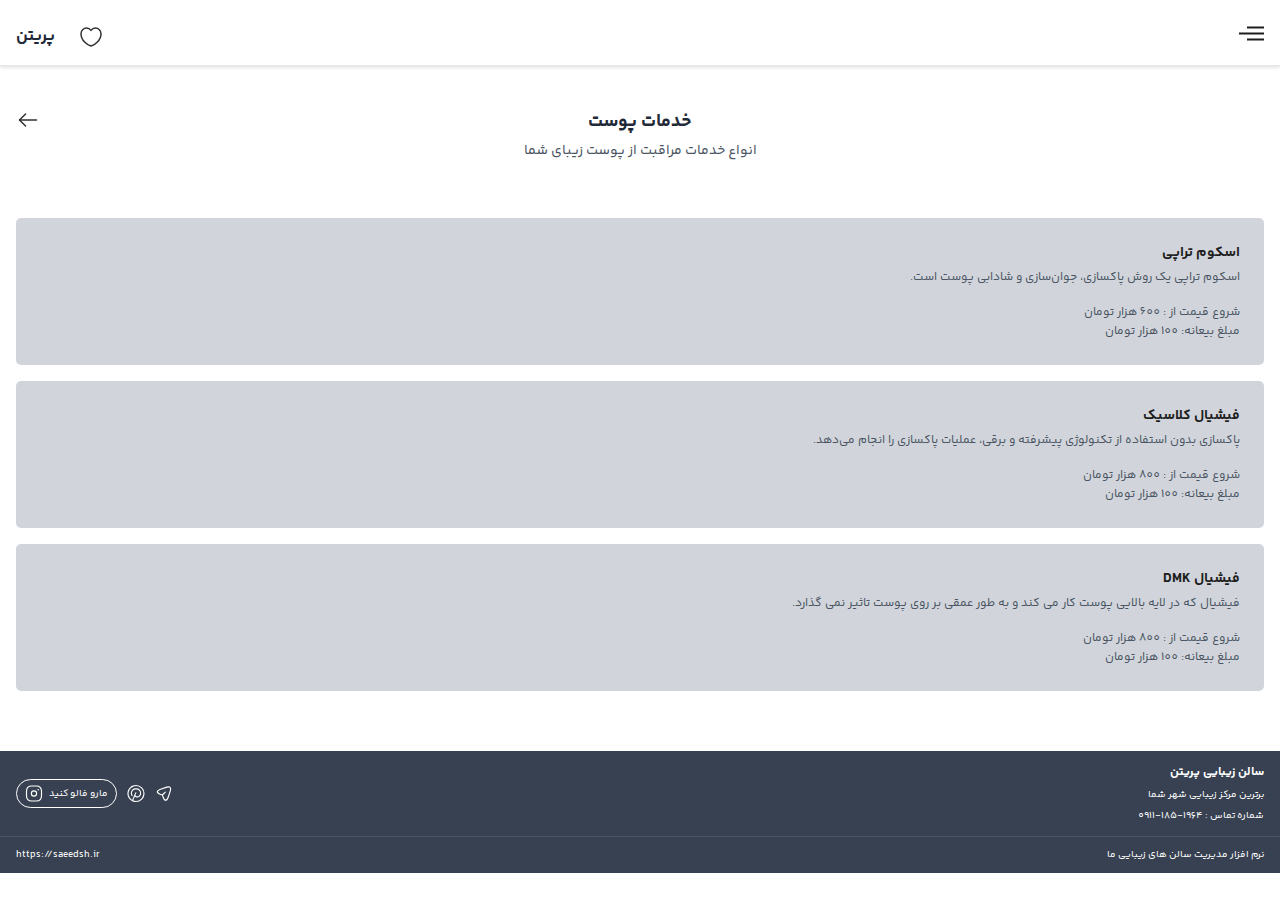
<file: services.html>
<!DOCTYPE html>
<html lang="fa-IR" dir="rtl">
  <head>
    <meta charset="UTF-8" />
    <meta name="viewport" content="width=device-width, initial-scale=1.0" />
    <title>سالن پریتن | نوبت دهی</title>
    <link rel="stylesheet" href="./fontiran.css" />
    <link rel="stylesheet" href="css/style.css" />
  </head>
  <body>
    <header class="navbar">
      <!-- menu -->
      <div>
        <svg
          width="25"
          height="15"
          viewBox="0 0 25 15"
          fill="none"
          xmlns="http://www.w3.org/2000/svg"
        >
          <rect x="8" y="0.5" width="17" height="2" fill="#1E1E1E" />
          <rect y="6.5" width="25" height="2" fill="#1E1E1E" />
          <rect x="8" y="12.5" width="17" height="2" fill="#1E1E1E" />
        </svg>
      </div>
      <!-- logo - favorite -->
      <div class="left-side">
        <svg
          width="24"
          height="24"
          viewBox="0 0 24 24"
          fill="none"
          xmlns="http://www.w3.org/2000/svg"
        >
          <path
            d="M12.62 20.81C12.28 20.93 11.72 20.93 11.38 20.81C8.48 19.82 2 15.69 2 8.69001C2 5.60001 4.49 3.10001 7.56 3.10001C9.38 3.10001 10.99 3.98001 12 5.34001C13.01 3.98001 14.63 3.10001 16.44 3.10001C19.51 3.10001 22 5.60001 22 8.69001C22 15.69 15.52 19.82 12.62 20.81Z"
            stroke="#323130"
            stroke-width="1.5"
            stroke-linecap="round"
            stroke-linejoin="round"
          />
        </svg>
        <h2 class="logo"><a href="/">پریتن</a></h2>
      </div>
    </header>
    <main>
      <div class="container">
        <!-- page Title and Description -->
        <div class="page-description">
          <div class="title-back">
            <h1>خدمات پوست</h1>
            <a href="./index.html">
              <svg
                width="24"
                height="24"
                viewBox="0 0 24 24"
                fill="none"
                xmlns="http://www.w3.org/2000/svg"
              >
                <path
                  d="M9.57 5.92999L3.5 12L9.57 18.07"
                  stroke="#323130"
                  stroke-width="1.5"
                  stroke-miterlimit="10"
                  stroke-linecap="round"
                  stroke-linejoin="round"
                />
                <path
                  d="M20.5 12H3.67001"
                  stroke="#323130"
                  stroke-width="1.5"
                  stroke-miterlimit="10"
                  stroke-linecap="round"
                  stroke-linejoin="round"
                /></svg
            ></a>
          </div>
          <p>انواع خدمات مراقبت از پوست زیبای شما</p>
        </div>

        <!-- Services -->
        <div class="services">
          <!-- service 1 -->
          <div class="service">
            <a href="/operators.html">
              <h3>اسکوم تراپی</h3>
              <p class="description">
                اسکوم تراپی یک روش پاکسازی، جوان‌سازی و شادابی پوست است.
              </p>
              <p>شروع قیمت از : 600 هزار تومان</p>
              <p><span class="bold">مبلغ بیعانه: </span>100 هزار تومان</p>
            </a>
          </div>

          <!-- service 2 -->
          <div class="service">
            <a href="/operators.html">
              <h3>فیشیال کلاسیک</h3>
              <p class="description">
                پاکسازی بدون استفاده از تکنولوژی پیشرفته و برقی، عملیات پاکسازی
                را انجام می‌دهد.
              </p>
              <p>شروع قیمت از : 800 هزار تومان</p>
              <p><span class="bold">مبلغ بیعانه: </span>100 هزار تومان</p>
            </a>
          </div>

          <!-- service 3 -->
          <div class="service">
            <a href="/operators.html">
              <h3>فیشیال DMK</h3>
              <p class="description">
                فیشیال که در لایه بالایی پوست کار می کند و به طور عمقی بر روی
                پوست تاثیر نمی گذارد.
              </p>
              <p>شروع قیمت از : 800 هزار تومان</p>
              <p><span class="bold">مبلغ بیعانه: </span>100 هزار تومان</p>
            </a>
          </div>
        </div>
      </div>
    </main>

    <footer>
      <!-- top part -->
      <div class="footer-header">
        <!-- salon info -->
        <div class="salon-info">
          <h2>سالن زیبایی پریتن</h2>
          <p>برترین مرکز زیبایی شهر شما</p>
          <p>شماره تماس : 1964-185-0911</p>
        </div>
        <!-- salon social -->
        <div class="salon-social">
          <svg
            width="18"
            height="19"
            viewBox="0 0 18 19"
            fill="none"
            xmlns="http://www.w3.org/2000/svg"
          >
            <path
              d="M5.54999 5.23999L11.9175 3.11749C14.775 2.16499 16.3275 3.72499 15.3825 6.58249L13.26 12.95C11.835 17.2325 9.49499 17.2325 8.06999 12.95L7.43999 11.06L5.54999 10.43C1.26749 9.00499 1.26749 6.67249 5.54999 5.23999Z"
              stroke="white"
              stroke-width="1.14706"
              stroke-linecap="round"
              stroke-linejoin="round"
            />
            <path
              d="M7.58249 10.7375L10.2675 8.04498"
              stroke="white"
              stroke-width="1.14706"
              stroke-linecap="round"
              stroke-linejoin="round"
            />
          </svg>

          <svg
            width="18"
            height="19"
            viewBox="0 0 18 19"
            fill="none"
            xmlns="http://www.w3.org/2000/svg"
          >
            <path
              d="M5.57143 16.3571L9 8.35714M5.30171 11.7857C4.73842 11.1578 4.42741 10.3436 4.42857 9.5V8.92857C4.42857 7.86771 4.85 6.85029 5.60014 6.10014C6.35029 5.35 7.36771 4.92857 8.42857 4.92857H9.57143C10.6323 4.92857 11.6497 5.35 12.3999 6.10014C13.15 6.85029 13.5714 7.86771 13.5714 8.92857V9.5C13.5714 10.4093 13.2102 11.2814 12.5672 11.9244C11.9242 12.5673 11.0522 12.9286 10.1429 12.9286C9.64373 12.9285 9.15727 12.7714 8.75237 12.4795C8.34748 12.1877 8.04468 11.7758 7.88686 11.3023L7.85714 11.2143M9 17.5C7.94943 17.5 6.90914 17.2931 5.93853 16.891C4.96793 16.489 4.08601 15.8997 3.34315 15.1569C2.60028 14.414 2.011 13.5321 1.60896 12.5615C1.20693 11.5909 1 10.5506 1 9.5C1 8.44943 1.20693 7.40914 1.60896 6.43853C2.011 5.46793 2.60028 4.58601 3.34315 3.84315C4.08601 3.10028 4.96793 2.511 5.93853 2.10896C6.90914 1.70693 7.94943 1.5 9 1.5C11.1217 1.5 13.1566 2.34285 14.6569 3.84315C16.1571 5.34344 17 7.37827 17 9.5C17 11.6217 16.1571 13.6566 14.6569 15.1569C13.1566 16.6571 11.1217 17.5 9 17.5Z"
              stroke="white"
              stroke-width="1.14706"
            />
          </svg>

          <div class="insta-logo">
            <p>مارو فالو کنید</p>
            <svg
              width="18"
              height="19"
              viewBox="0 0 18 19"
              fill="none"
              xmlns="http://www.w3.org/2000/svg"
            >
              <path
                d="M6.75 17H11.25C15 17 16.5 15.5 16.5 11.75V7.25C16.5 3.5 15 2 11.25 2H6.75C3 2 1.5 3.5 1.5 7.25V11.75C1.5 15.5 3 17 6.75 17Z"
                stroke="white"
                stroke-width="1.14706"
                stroke-linecap="round"
                stroke-linejoin="round"
              />
              <path
                d="M9 12.125C10.4497 12.125 11.625 10.9497 11.625 9.5C11.625 8.05025 10.4497 6.875 9 6.875C7.55025 6.875 6.375 8.05025 6.375 9.5C6.375 10.9497 7.55025 12.125 9 12.125Z"
                stroke="white"
                stroke-width="1.14706"
                stroke-linecap="round"
                stroke-linejoin="round"
              />
              <path
                d="M13.2271 5.75H13.2358"
                stroke="white"
                stroke-width="1.52941"
                stroke-linecap="round"
                stroke-linejoin="round"
              />
            </svg>
          </div>
        </div>
      </div>
      <!-- below part -->
      <div class="product-info">
        <div class="content">
          <p>نرم افزار مدیریت سالن های زیبایی ما</p>
          <a href="#">https://saeedsh.ir</a>
        </div>
      </div>
    </footer>
  </body>
</html>
</file>
<file: fontiran.css>
﻿/**
*
*	Name:			Yekan Bakh Fonts
*	Version:			1.0
*	Author:			Reza Bakhtiarifard (rbakhtiarifard.ir)
*	Created on:		May 2022
*	Updated on:		May 2022
*	Vendor:			http://fontiran.com
*	Copyright:		Commercial/Proprietary Software
--------------------------------------------------------------------------------------
فونت پیکان یک نرم افزار مالکیتی محسوب می شود. جهت آگاهی از قوانین استفاده از این فونت ها لطفا به وب سایت (فونت ایران دات کام) مراجعه نمایید
--------------------------------------------------------------------------------------
Yekan Bakh fonts are considered a proprietary software. To gain information about the laws regarding the use of these fonts, please visit www.fontiran.com 
--------------------------------------------------------------------------------------
This set of fonts are used in this project under the license: (.....)
------------------------------------------------------------------------------------- fonts/-
*	
**/


@font-face {
	font-family: Yekan Bakh FaNum;
	font-style: normal;
	font-weight: 100;
	src: url('fonts/woff/YekanBakhFaNum-thin.woff') format('woff'),   
	url('fonts/woff2/YekanBakhFaNum-thin.woff2') format('woff2');		
}

@font-face {
	font-family: Yekan Bakh FaNum;
	font-style: normal;
	font-weight: 300;
	src: url('fonts/woff/YekanBakhFaNum-Light.woff') format('woff'),   
	url('fonts/woff2/YekanBakhFaNum-Light.woff2') format('woff2');	
}

@font-face {
	font-family: Yekan Bakh FaNum;
	font-style: normal;
	font-weight: normal;
	src: url('fonts/woff/YekanBakhFaNum-Regular.woff') format('woff'),   
	url('fonts/woff2/YekanBakhFaNum-Regular.woff2') format('woff2');		 
}

@font-face {
	font-family: Yekan Bakh FaNum;
	font-style: normal;
	font-weight: 600;
	src: url('fonts/woff/YekanBakhFaNum-SemiBold.woff') format('woff'),   
	url('fonts/woff2/YekanBakhFaNum-SemiBold.woff2') format('woff2');		 
}

@font-face {
	font-family: Yekan Bakh FaNum;
	font-style: normal;
	font-weight: bold;
	src: url('fonts/woff/YekanBakhFaNum-Bold.woff') format('woff'),   
	url('fonts/woff2/YekanBakhFaNum-Bold.woff2') format('woff2'); 
}

@font-face {
	font-family: Yekan Bakh FaNum;
	font-style: normal;
	font-weight: 800;
	src: url('fonts/woff/Yekan Bakh FaNum-ExtraBold.woff') format('woff'),   
	url('fonts/woff2/Yekan Bakh FaNum-ExtraBold.woff2') format('woff2');		 
}

@font-face {
	font-family: Yekan Bakh FaNum;
	font-style: normal;
	font-weight: 900;
	src: url('fonts/woff/Yekan Bakh FaNum-Black.woff') format('woff'),   
	url('fonts/woff2/Yekan Bakh FaNum-Black.woff2') format('woff2');		 
}

@font-face {
	font-family: Yekan Bakh FaNum;
	font-style: normal;
	font-weight: 950;
	src: url('fonts/woff/Yekan Bakh FaNum-ExtraBlack.woff') format('woff'),   
	url('fonts/woff2/Yekan Bakh FaNum-ExtraBlack.woff2') format('woff2');		 
}
</file>
<file: css/style.css>
:root {
  --primary-color: #1f2937;
  --grayish-color-800: #374151;
  --grayish-color-500: #4b5563;
  --grayish-color-300: #e5e7eb;
  --grayish-color-200: #d1d5db;
  --grayish-color-700: #1e1e1e;
}

* {
  margin: 0;
  padding: 0;
  box-sizing: border-box;
}

html {
  font-size: 62.5%;
}

a {
  text-decoration: none;
}

body {
  color: var(--primary-color);
  font-family: "Yekan Bakh FaNum";
}

.navbar {
  display: flex;
  justify-content: space-between;
  align-items: center;
  padding: 24px 16px 16px 16px;
  border-bottom: 1px solid var(--grayish-color-300);
  box-shadow: 0px 1px 4px 0px rgba(0, 0, 0, 0.15);
}

.container {
  padding: 0 16px;
}

.navbar .left-side {
  display: flex;
  justify-content: space-between;
  align-items: center;
  gap: 24px;
  color: var(--primary-color);
}

.navbar .left-side .logo {
  font-weight: bold;
  font-size: 1.6rem;
  color: var(--primary-color);
}
.navbar .left-side .logo a {
  color: var(--primary-color);
}

.page-description {
  text-align: center;
  padding-top: 4.2rem;
  margin-bottom: 5.6rem;
}

.page-description .title-back {
  display: flex;
  align-items: center;
  justify-content: center;
  position: relative;
}

.page-description .title-back a {
  position: absolute;
  left: 0;
  top: 0;
}

.page-description h1 {
  font-size: 1.8rem;
  font-weight: bold;
  margin-bottom: 0.4rem;
}

.page-description p {
  color: var(--grayish-color-500);
  font-size: 1.4rem;
}

.services,
.operators {
  display: flex;
  flex-direction: column;
  gap: 1.6rem;
  margin-bottom: 5.6rem;
}

.service {
  background-color: var(--grayish-color-200);
  border-radius: 5px;
  padding: 24px;
}

.service h3 {
  font-size: 1.4rem;
  margin-bottom: 0.4rem;
  color: var(--grayish-color-700);
}

.service p {
  font-size: 1.2rem;
  color: var(--grayish-color-500);
}

.service .description {
  margin-bottom: 1.6rem;
}

.operators {
  gap: 24px;
}

.operator {
  display: flex;
  flex-direction: column;
  gap: 1.6rem;
}

.operator .description {
  background-color: var(--grayish-color-200);
  display: flex;
  justify-content: space-between;
  border-radius: 5px;
  padding: 16px;
}

.operator h2 {
  margin-bottom: 0.8rem;
  font-size: 1.4rem;
}

.operator .operator-role {
  font-size: 1.2rem;
  margin-bottom: 3.2rem;
  color: var(--grayish-color-500);
}

.operator-image {
  width: 9rem;
  background-color: var(--grayish-color-800);
}

.operator-footer {
  font-size: 0.8rem;
  display: flex;
  align-items: center;
  gap: 8px;
}

.operator-footer .numbers {
  font-size: 1.2rem;
}
.operator-footer .seperator {
  background: #9ca3af;
  width: 1px;
  height: 2rem;
}

.operator-footer .points {
  display: flex;
  background: #e5e7eb;
  align-items: center;
  justify-content: center;
  gap: 4px;
  padding: 2px 4px;
  border-radius: 2px;
}

.operator-footer .points span {
  font-size: 0.8rem;
}

.operator .buttons {
  display: flex;
  justify-content: space-between;
  gap: 1.6rem;
}

.btn {
  text-align: center;
  color: var(--primary-color);
  font-size: 1.2rem;
  background: var(--primary-color);
  color: white;
  flex: 1;
  padding: 8px 10px;
  border-radius: 5px;
}

.btn-outline {
  background: transparent;
  color: var(--primary-color);
  border: 1px solid var(--primary-color);
}

.operator-seperator {
  background: #d9d9d9;
  height: 1px;
  width: 100%;
}

.operator-profile-img {
  width: 8rem;
  height: 8rem;
  background: var(--grayish-color-300);
  border-radius: 50%;
  margin: 0 auto;
  margin-bottom: 1.6rem;
}
.works-gallery {
  display: flex;
  flex-wrap: wrap;
  gap: 0.2rem;
  margin-bottom: 6.5rem;
}

.works-gallery a {
  display: block;
  width: 32.9%;
  height: 10rem;
  padding-bottom: 14rem;
  background: var(--grayish-color-300);
}

.primary-btn {
  display: block;
  width: 100%;
  background: var(--primary-color);
  color: #fff;
  font-size: 1.4rem;
  text-align: center;
  padding: 1rem;
  border-radius: 0.5rem;
  margin-bottom: 5rem;
}

/* OPERATOR WORK PROFILE */
.slider-container {
  margin-bottom: 2.4rem;
}
.slider-container .slider {
  width: 100%;
  height: 30rem;
  background: var(--grayish-color-300);
  padding: 0;
  margin-bottom: 1.6rem;
}

.slider-container .slider-location {
  display: flex;
  justify-content: center;
  gap: 4px;
}

.slider-container .dot.active {
  width: 1.1rem;
  border-radius: 10px;
  background-color: var(--grayish-color-500);
}

.slider-container .dot {
  width: 0.6rem;
  height: 0.6rem;
  border-radius: 50%;
  background-color: var(--grayish-color-300);
}

.operator-intro-interaction {
  display: flex;
  justify-content: space-between;
  align-items: center;
  margin-bottom: 6px;
}

.operator-introduction h2 {
  font-size: 1.4rem;
  margin-bottom: 0.5rem;
}

.operator-introduction p {
  font-size: 1rem;
}

.operator-intro-interaction .interactions {
  display: flex;
  align-items: center;
  gap: 1.3rem;
}

.post-report {
  display: flex;
  align-items: center;
  gap: 4px;
  margin-bottom: 2.4rem;
}

.user-imgs {
  display: flex;
}

.user-img {
  width: 2.4rem;
  height: 2.4rem;
  background: var(--grayish-color-300);
  border: 3px solid #fff;
  border-radius: 50%;
}

.user-img.middle {
  transform: translateX(10px);
}
.user-img.last {
  transform: translateX(20px);
}

.post-report p {
  transform: translateX(15px);
}

.comments {
  display: flex;
  flex-direction: column;
  gap: 2.4rem;
  margin-bottom: 2.4rem;
}

.comment.reply {
  padding-right: 3.2rem;
}

.comment.reply .comment-header {
  padding-right: 1rem;
  border-right: 1px solid var(--grayish-color-300);
}

.comment-header {
  display: flex;
  align-items: center;
  gap: 12px;
  margin-bottom: 1.6rem;
}

.user-comment-image {
  width: 3.2rem;
  height: 3.2rem;
  border-radius: 50%;
  background: var(--grayish-color-300);
}

.user-comment-info h3 {
  font-size: 1.2rem;
}

.user-comment-info p {
  font-size: 1rem;
}

.comment-text p {
  font-size: 1.2rem;
  font-weight: 500;
}

.comment.reply .comment-text p {
  padding-right: 1rem;
}

.add-comment {
  display: flex;
  justify-content: center;
  align-items: center;
  gap: 0.4rem;
  text-align: center;
}

.add-comment p {
  font-size: 1.2rem;
  font-weight: 500;
}

.add-comment a {
  color: var(--primary-color);
  font-weight: bold;
}

/* OPERATOR WORK PROFILE ENDS HERE */

/* Set Appointment Starts Here */

.select-month {
  text-align: center;
  margin-bottom: 3.2rem;
}
.select-box-container {
  display: inline-block;
  text-align: center;
  padding: 8px 16px;
  border-radius: 20px;
  background: var(--primary-color);
}
.select-box-container select {
  background: transparent;
  color: #fff;
  padding: 0;
  border: none;
}
.select-box-container select:focus {
  outline: none;
}

.select-box-container select option {
  color: var(--primary-color);
  font-family: inherit;
}

.days-wrapper {
  margin-bottom: 3.2rem;
}

.days-swiper .day {
  background: #9ca3af;
  max-width: 5.3rem;
  display: flex;
  flex-direction: column;
  justify-content: center;
  align-items: center;
  color: white;
  padding: 14px 7px;
  gap: 8px;
  border-radius: 10px;
}

.day p:first-child {
  font-size: 1.4rem;
  font-weight: 500;
}

.day p:last-child {
  font-size: 1rem;
}

.pick-hour h2 {
  text-align: center;
  font-size: 1.6rem;
  font-weight: bold;
  color: var(--primary-color);
}

.pick-hour p {
  text-align: center;
  font-size: 1.4rem;
  color: var(--grayish-color-500);
  margin-bottom: 3.2rem;
}

.hours-container {
  margin-bottom: 6.4rem;
}

.hours-swiper {
}

.hours-swiper .hour {
  display: flex;
  padding: 2px 12px;
  justify-content: center;
  align-items: center;
  background: #9ca3af;
  max-width: 63px;
  border-radius: 5px;
}

.hours-swiper .hour label {
  font-size: 1.6rem;
  color: #fff;
}

.hours-swiper .hour input {
  display: none;
}

.submit-form {
  margin-bottom: 3.2rem;
}

.submit-form .btn {
  display: block;
  padding: 10px;
  font-size: 1.4rem;
  font-weight: 600;
}

.notes {
}

.notes ul {
  color: var(--primary-color);
  font-size: 1rem;
  font-weight: 600;
  line-height: normal;
}

/* Appointment Ends here */

footer {
  background-color: var(--grayish-color-800);
  color: #fff;
  margin-top: 6rem;
}

.footer-header {
  display: flex;
  justify-content: space-between;
  align-items: center;
  padding: 12px 16px;
}

.footer-header .salon-info h2 {
  font-size: 1.2rem;
  font-weight: bold;
  margin-bottom: 0.5rem;
}

.footer-header .salon-info p {
  font-size: 1rem;
}
.footer-header .salon-info p:nth-child(2) {
  margin-bottom: 0.5rem;
}

.footer-header .salon-social {
  display: flex;
  justify-content: space-between;
  align-items: center;
  gap: 1rem;
}

.footer-header .salon-social .insta-logo {
  display: flex;
  justify-content: center;
  align-items: center;
  gap: 0.6rem;
  padding: 0.4rem 0.8rem;
  border: 1px solid #fff;
  border-radius: 50px;
}

.product-info {
  border-top: 1px solid var(--grayish-color-500);
}

.product-info .content {
  display: flex;
  justify-content: space-between;
  align-items: center;
  padding: 1rem 1.6rem;
}

.product-info .content a {
  color: white;
  text-decoration: none;
}
</file>
